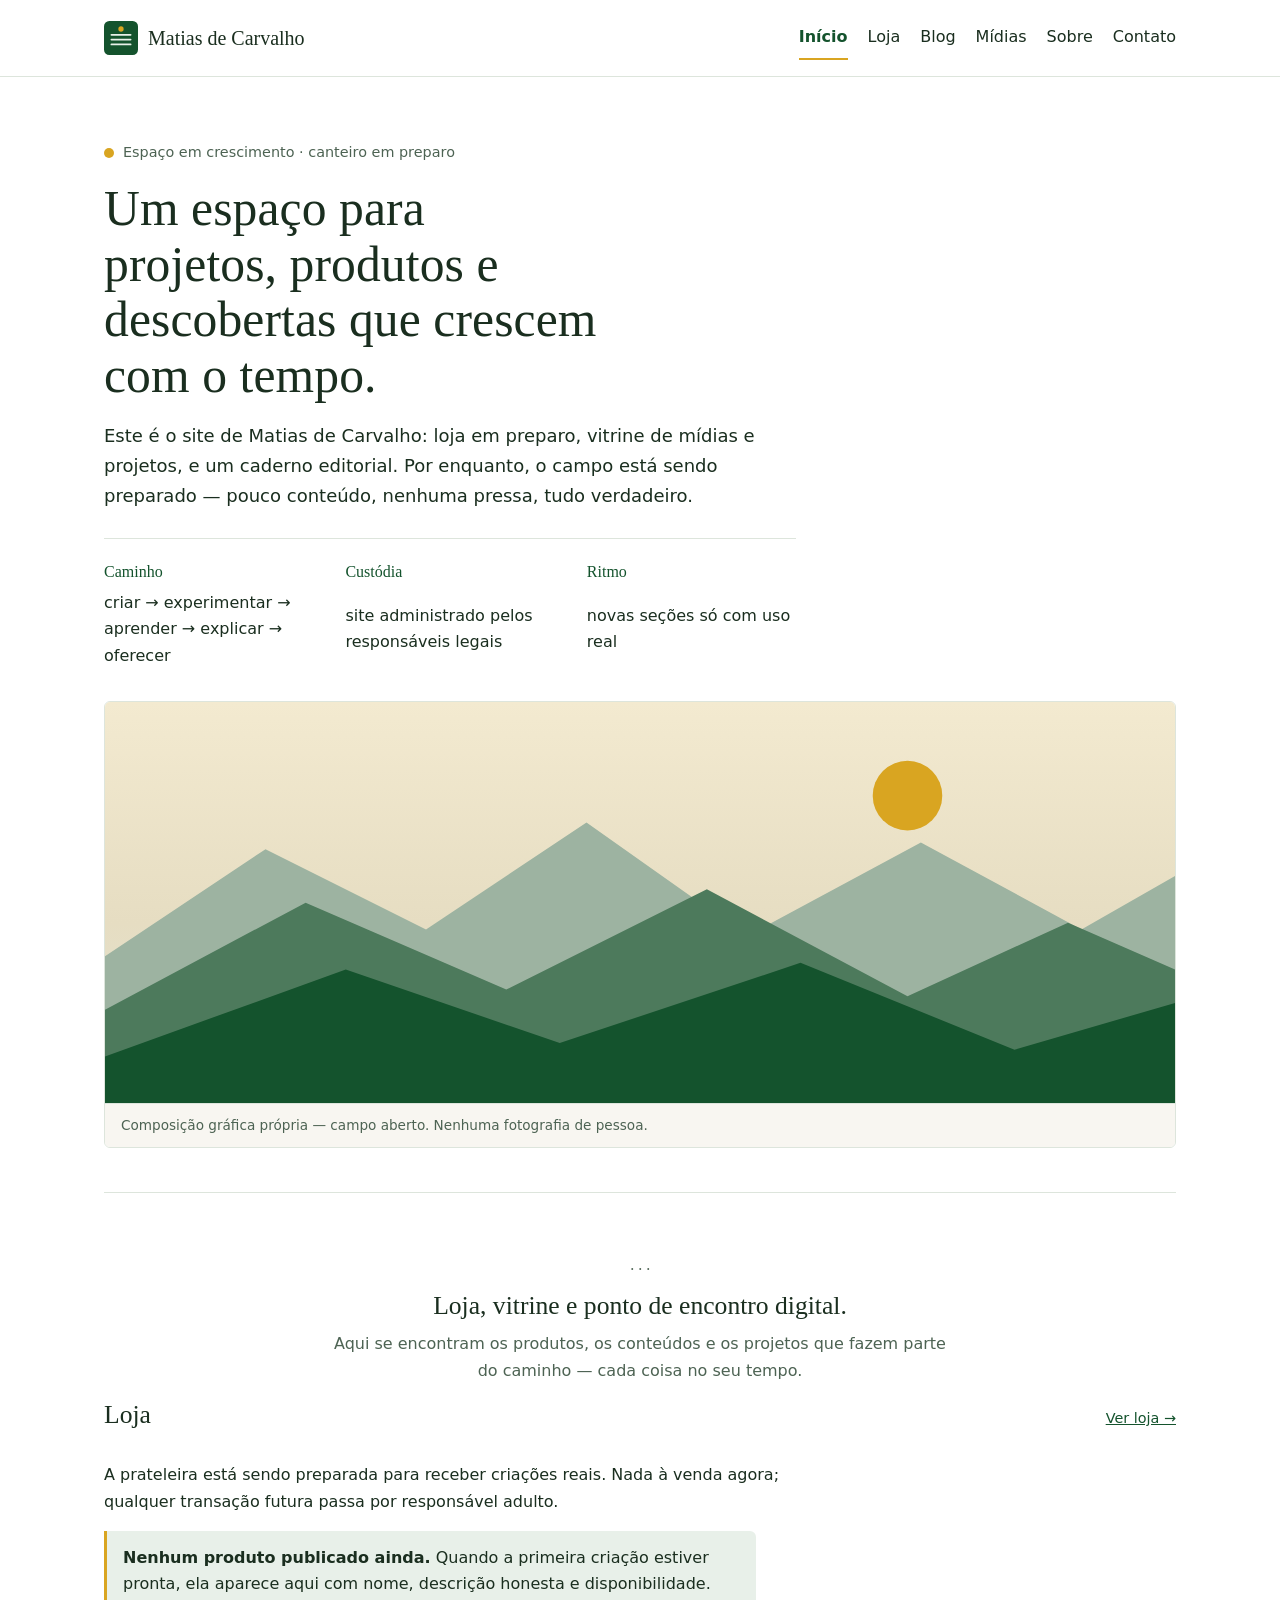
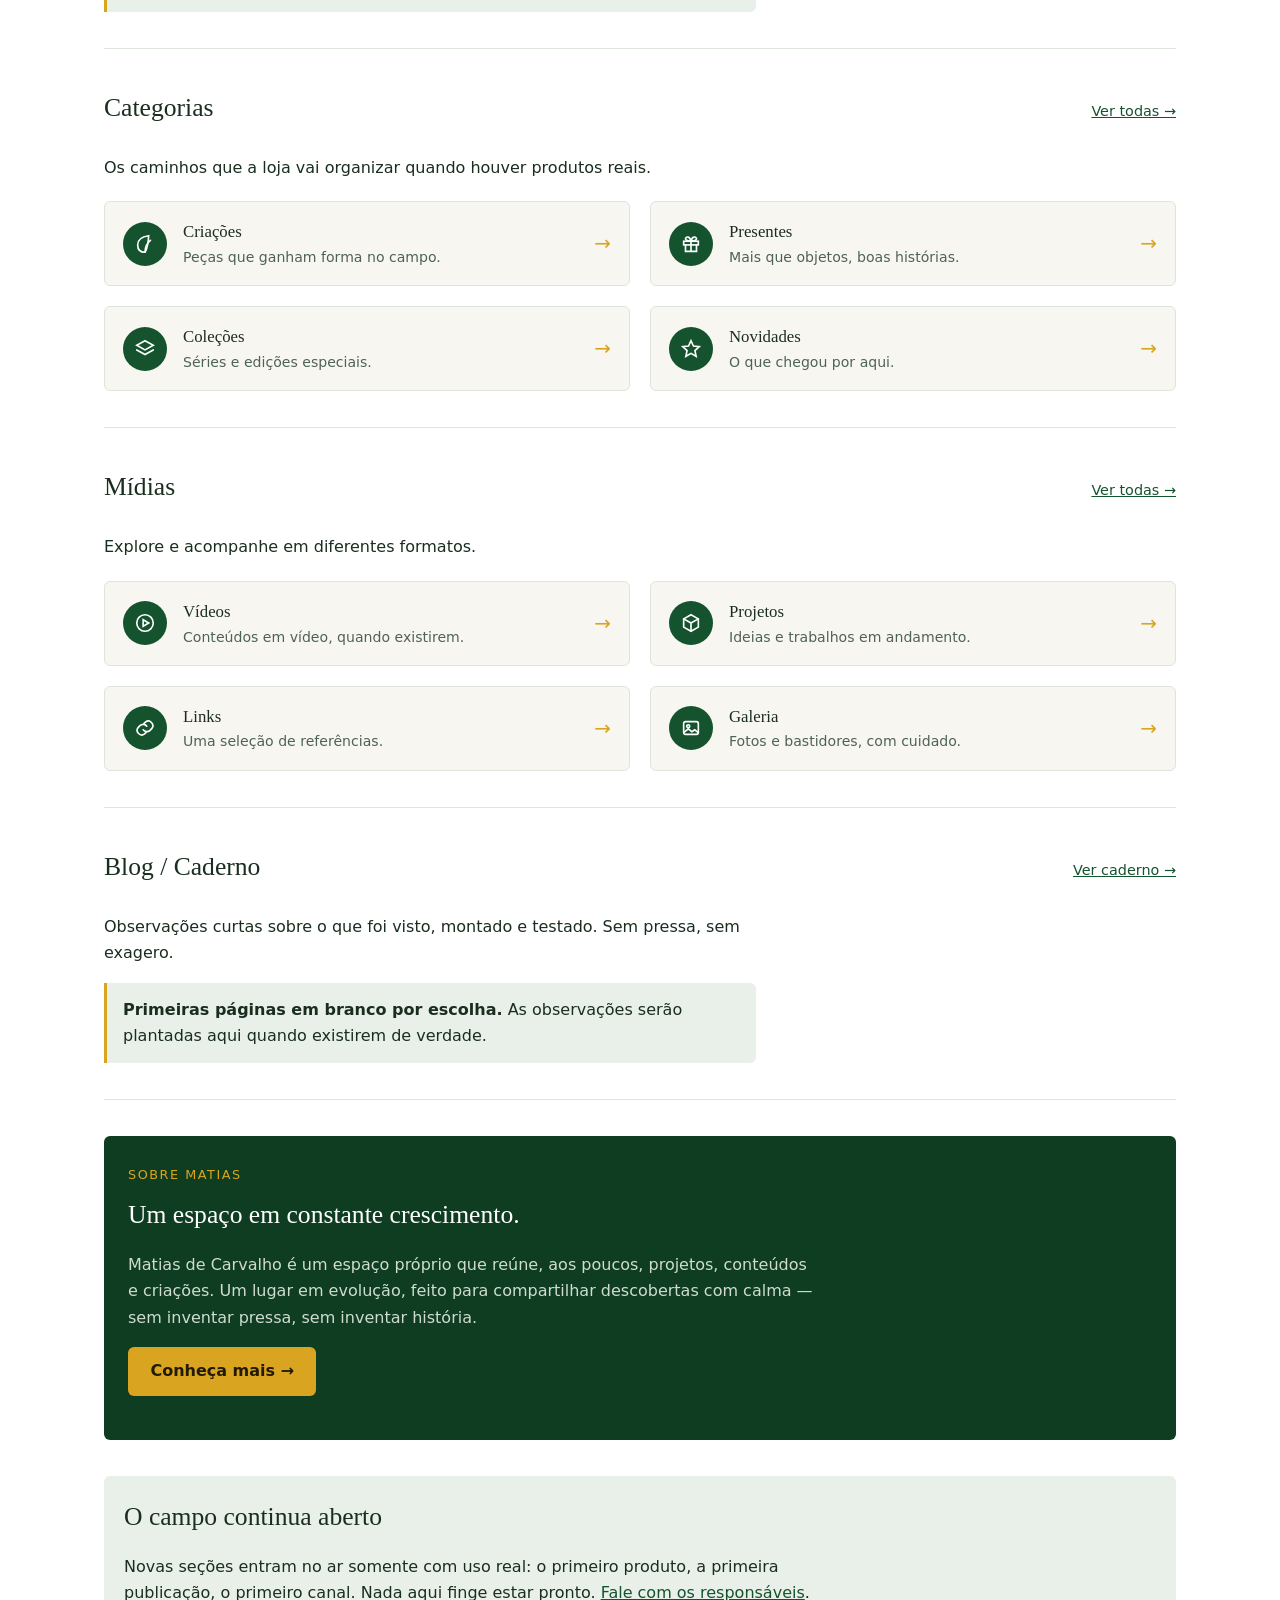
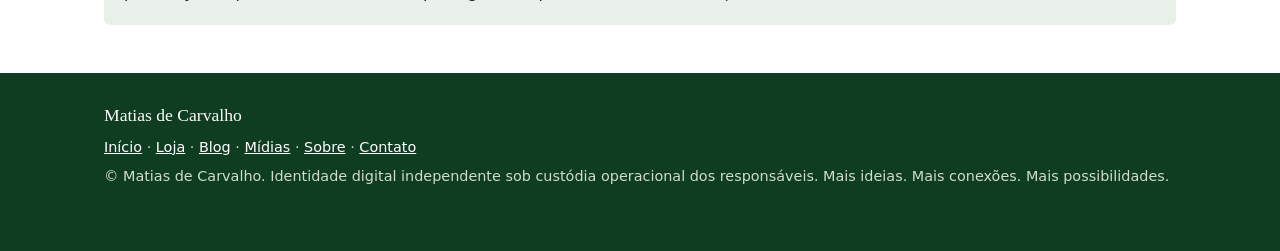
<file: index.html>
<!doctype html>
<html lang="pt-BR">
<head>
<meta charset="utf-8">
<meta name="viewport" content="width=device-width,initial-scale=1">
<title>Matias de Carvalho — um espaço para projetos, produtos e descobertas</title>
<meta name="description" content="Site de Matias de Carvalho: loja em preparo, mídias, caderno e aprendizados que crescem com o tempo. Administração dos responsáveis legais.">
<meta property="og:type" content="website">
<meta property="og:title" content="Matias de Carvalho">
<meta property="og:description" content="Um espaço para projetos, produtos e descobertas que crescem com o tempo.">
<meta name="theme-color" content="#14532d">
<link rel="icon" type="image/svg+xml" href="assets/favicon.svg">
<link rel="stylesheet" href="assets/styles.css">
</head>
<body>
<a class="skip" href="#conteudo">Pular para o conteúdo</a>

<header class="topo">
<div class="topo-inner">
<a class="marca" href="./" aria-label="Matias de Carvalho — início">
<svg class="marca-selo" width="34" height="34" viewBox="0 0 64 64" aria-hidden="true"><rect width="64" height="64" rx="10" fill="#14532d"/><g stroke="#e8f0e9" stroke-width="3.5" stroke-linecap="round"><line x1="14" y1="26" x2="50" y2="26"/><line x1="14" y1="35" x2="50" y2="35"/><line x1="14" y1="44" x2="50" y2="44"/></g><circle cx="32" cy="15" r="5" fill="#d9a521"/></svg>
<span class="marca-nome">Matias de Carvalho</span>
</a>
<nav aria-label="Principal">
<a href="./" aria-current="page">Início</a>
<a href="loja/">Loja</a>
<a href="blog/">Blog</a>
<a href="midias/">Mídias</a>
<a href="sobre/">Sobre</a>
<a href="contato/">Contato</a>
</nav>
</div>
</header>

<main id="conteudo">

<section class="hero" aria-labelledby="t-inicio">
<p class="hero-estado"><span class="semente" aria-hidden="true"></span>Espaço em crescimento · canteiro em preparo</p>
<h1 id="t-inicio">Um espaço para projetos, produtos e descobertas que crescem com o tempo.</h1>
<p class="lead">Este é o site de Matias de Carvalho: loja em preparo, vitrine de mídias e projetos, e um caderno editorial. Por enquanto, o campo está sendo preparado — pouco conteúdo, nenhuma pressa, tudo verdadeiro.</p>
<dl class="hero-fatos">
<div><dt>Caminho</dt><dd>criar → experimentar → aprender → explicar → oferecer</dd></div>
<div><dt>Custódia</dt><dd>site administrado pelos responsáveis legais</dd></div>
<div><dt>Ritmo</dt><dd>novas seções só com uso real</dd></div>
</dl>
<figure class="panorama">
<svg viewBox="0 0 800 300" role="img" aria-label="Composição abstrata de montanhas em camadas verdes sob um sol dourado">
<defs>
<linearGradient id="ceu" x1="0" y1="0" x2="0" y2="1">
<stop offset="0" stop-color="#f3ead0"/><stop offset=".55" stop-color="#e6ddc2"/><stop offset="1" stop-color="#dfe4d5"/>
</linearGradient>
</defs>
<rect width="800" height="300" fill="url(#ceu)"/>
<circle cx="600" cy="70" r="26" fill="#d9a521"/>
<path d="M0 190 L120 110 L240 170 L360 90 L480 175 L610 105 L730 170 L800 130 L800 300 L0 300 Z" fill="#9db3a1"/>
<path d="M0 230 L150 150 L300 215 L450 140 L600 220 L720 165 L800 200 L800 300 L0 300 Z" fill="#4d7a5c"/>
<path d="M0 265 L180 200 L340 255 L520 195 L680 260 L800 225 L800 300 L0 300 Z" fill="#14532d"/>
</svg>
<figcaption>Composição gráfica própria — campo aberto. Nenhuma fotografia de pessoa.</figcaption>
</figure>
</section>

<hr>

<div class="faixa">
<p class="sec-num" aria-hidden="true">· · ·</p>
<h2>Loja, vitrine e ponto de encontro digital.</h2>
<p>Aqui se encontram os produtos, os conteúdos e os projetos que fazem parte do caminho — cada coisa no seu tempo.</p>
</div>

<section aria-labelledby="t-loja">
<div class="sec-cab">
<h2 id="t-loja">Loja</h2>
<a class="ver-todas" href="loja/">Ver loja →</a>
</div>
<p>A prateleira está sendo preparada para receber criações reais. Nada à venda agora; qualquer transação futura passa por responsável adulto.</p>
<p class="vazio"><strong>Nenhum produto publicado ainda.</strong> Quando a primeira criação estiver pronta, ela aparece aqui com nome, descrição honesta e disponibilidade.</p>
</section>

<hr>

<section aria-labelledby="t-categorias">
<div class="sec-cab">
<h2 id="t-categorias">Categorias</h2>
<a class="ver-todas" href="loja/">Ver todas →</a>
</div>
<p>Os caminhos que a loja vai organizar quando houver produtos reais.</p>
<div class="grade">
<a class="bloco-cat" href="loja/#categorias">
<span class="bloco-icone" aria-hidden="true"><svg width="22" height="22" viewBox="0 0 24 24" fill="none" stroke="currentColor" stroke-width="1.8" stroke-linecap="round"><path d="M12 21c-5 0-8-3-8-8 0-6 5-9 12-10-.5 8-1 14-4 18z"/><path d="M12 21c0-6 2-10 6-13"/></svg></span>
<span><span class="bloco-nome">Criações</span><span class="bloco-desc">Peças que ganham forma no campo.</span></span>
<span class="bloco-seta" aria-hidden="true">→</span>
</a>
<a class="bloco-cat" href="loja/#categorias">
<span class="bloco-icone" aria-hidden="true"><svg width="22" height="22" viewBox="0 0 24 24" fill="none" stroke="currentColor" stroke-width="1.8" stroke-linecap="round"><rect x="4" y="9" width="16" height="4"/><path d="M6 13v7h12v-7M12 9v11M12 9S8 9 6.5 7.5 7 4 9 4.5 12 9 12 9zM12 9s4 0 5.5-1.5S17 4 15 4.5 12 9 12 9z"/></svg></span>
<span><span class="bloco-nome">Presentes</span><span class="bloco-desc">Mais que objetos, boas histórias.</span></span>
<span class="bloco-seta" aria-hidden="true">→</span>
</a>
<a class="bloco-cat" href="loja/#categorias">
<span class="bloco-icone" aria-hidden="true"><svg width="22" height="22" viewBox="0 0 24 24" fill="none" stroke="currentColor" stroke-width="1.8" stroke-linecap="round"><path d="M12 3l9 5-9 5-9-5 9-5z"/><path d="M3 13l9 5 9-5"/></svg></span>
<span><span class="bloco-nome">Coleções</span><span class="bloco-desc">Séries e edições especiais.</span></span>
<span class="bloco-seta" aria-hidden="true">→</span>
</a>
<a class="bloco-cat" href="loja/#categorias">
<span class="bloco-icone" aria-hidden="true"><svg width="22" height="22" viewBox="0 0 24 24" fill="none" stroke="currentColor" stroke-width="1.8" stroke-linecap="round"><path d="M12 3l2.7 5.8 6.3.7-4.7 4.3 1.3 6.2-5.6-3.2-5.6 3.2 1.3-6.2L3 9.5l6.3-.7z"/></svg></span>
<span><span class="bloco-nome">Novidades</span><span class="bloco-desc">O que chegou por aqui.</span></span>
<span class="bloco-seta" aria-hidden="true">→</span>
</a>
</div>
</section>

<hr>

<section aria-labelledby="t-midias">
<div class="sec-cab">
<h2 id="t-midias">Mídias</h2>
<a class="ver-todas" href="midias/">Ver todas →</a>
</div>
<p>Explore e acompanhe em diferentes formatos.</p>
<div class="grade">
<a class="bloco-cat" href="midias/#videos">
<span class="bloco-icone" aria-hidden="true"><svg width="22" height="22" viewBox="0 0 24 24" fill="none" stroke="currentColor" stroke-width="1.8" stroke-linecap="round"><circle cx="12" cy="12" r="9"/><path d="M10 8.5l6 3.5-6 3.5z"/></svg></span>
<span><span class="bloco-nome">Vídeos</span><span class="bloco-desc">Conteúdos em vídeo, quando existirem.</span></span>
<span class="bloco-seta" aria-hidden="true">→</span>
</a>
<a class="bloco-cat" href="midias/#projetos">
<span class="bloco-icone" aria-hidden="true"><svg width="22" height="22" viewBox="0 0 24 24" fill="none" stroke="currentColor" stroke-width="1.8" stroke-linecap="round"><path d="M12 3l8 4.5v9L12 21l-8-4.5v-9z"/><path d="M12 12l8-4.5M12 12L4 7.5M12 12v9"/></svg></span>
<span><span class="bloco-nome">Projetos</span><span class="bloco-desc">Ideias e trabalhos em andamento.</span></span>
<span class="bloco-seta" aria-hidden="true">→</span>
</a>
<a class="bloco-cat" href="midias/#links">
<span class="bloco-icone" aria-hidden="true"><svg width="22" height="22" viewBox="0 0 24 24" fill="none" stroke="currentColor" stroke-width="1.8" stroke-linecap="round"><path d="M10 14a5 5 0 007.5.5l2-2a5 5 0 00-7-7l-1.5 1.5M14 10a5 5 0 00-7.5-.5l-2 2a5 5 0 007 7l1.5-1.5"/></svg></span>
<span><span class="bloco-nome">Links</span><span class="bloco-desc">Uma seleção de referências.</span></span>
<span class="bloco-seta" aria-hidden="true">→</span>
</a>
<a class="bloco-cat" href="midias/#galeria">
<span class="bloco-icone" aria-hidden="true"><svg width="22" height="22" viewBox="0 0 24 24" fill="none" stroke="currentColor" stroke-width="1.8" stroke-linecap="round"><rect x="4" y="5" width="16" height="14" rx="2"/><circle cx="9" cy="10" r="1.6"/><path d="M4 17l5-4 4 3 3-2 4 3"/></svg></span>
<span><span class="bloco-nome">Galeria</span><span class="bloco-desc">Fotos e bastidores, com cuidado.</span></span>
<span class="bloco-seta" aria-hidden="true">→</span>
</a>
</div>
</section>

<hr>

<section aria-labelledby="t-blog">
<div class="sec-cab">
<h2 id="t-blog">Blog / Caderno</h2>
<a class="ver-todas" href="blog/">Ver caderno →</a>
</div>
<p>Observações curtas sobre o que foi visto, montado e testado. Sem pressa, sem exagero.</p>
<p class="vazio"><strong>Primeiras páginas em branco por escolha.</strong> As observações serão plantadas aqui quando existirem de verdade.</p>
</section>

<hr>

<section class="institucional" aria-labelledby="t-inst">
<p class="kicker">Sobre Matias</p>
<h2 id="t-inst">Um espaço em constante crescimento.</h2>
<p>Matias de Carvalho é um espaço próprio que reúne, aos poucos, projetos, conteúdos e criações. Um lugar em evolução, feito para compartilhar descobertas com calma — sem inventar pressa, sem inventar história.</p>
<p><a class="btn" href="sobre/">Conheça mais →</a></p>
</section>

<section class="aviso" aria-labelledby="t-cta">
<h2 id="t-cta">O campo continua aberto</h2>
<p>Novas seções entram no ar somente com uso real: o primeiro produto, a primeira publicação, o primeiro canal. Nada aqui finge estar pronto. <a href="contato/">Fale com os responsáveis</a>.</p>
</section>

</main>

<footer class="rodape-verde">
<div class="rodape-inner">
<p class="rodape-marca">Matias de Carvalho</p>
<p><a href="./">Início</a> · <a href="loja/">Loja</a> · <a href="blog/">Blog</a> · <a href="midias/">Mídias</a> · <a href="sobre/">Sobre</a> · <a href="contato/">Contato</a></p>
<p>© Matias de Carvalho. Identidade digital independente sob custódia operacional dos responsáveis. Mais ideias. Mais conexões. Mais possibilidades.</p>
</div>
</footer>
</body>
</html>
</file>
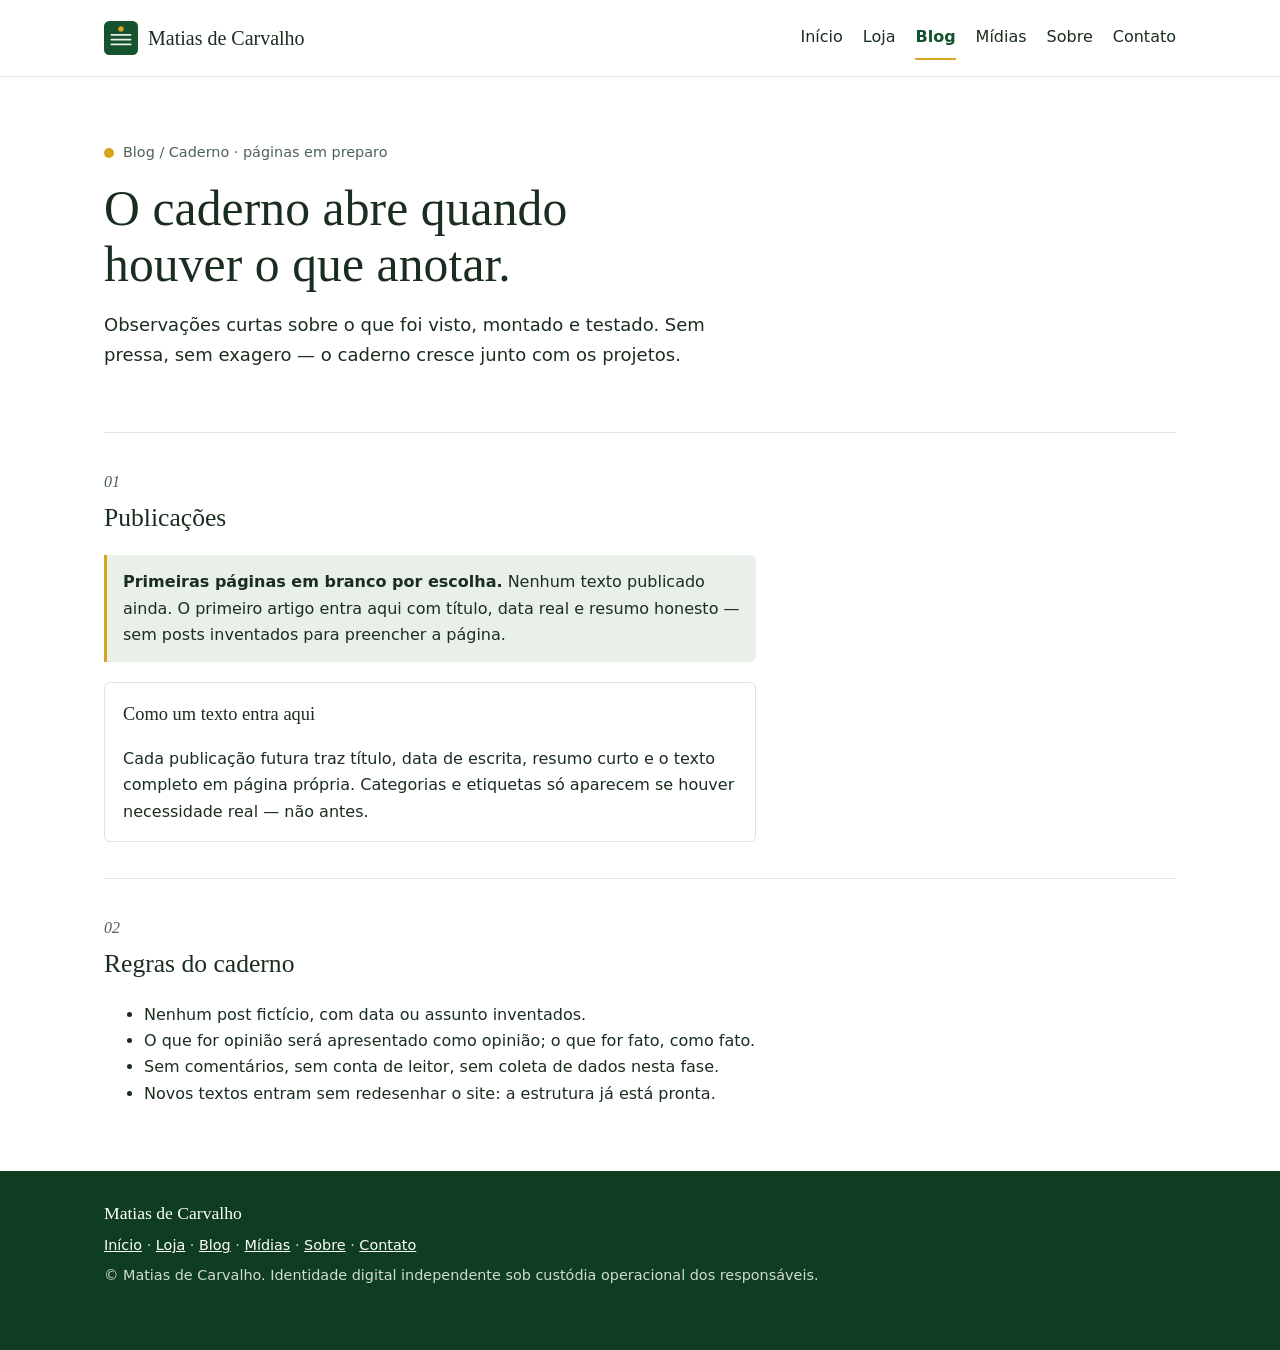
<file: blog/index.html>
<!doctype html>
<html lang="pt-BR">
<head>
<meta charset="utf-8">
<meta name="viewport" content="width=device-width,initial-scale=1">
<title>Blog / Caderno — Matias de Carvalho</title>
<meta name="description" content="Caderno de Matias de Carvalho: observações curtas sobre o que foi visto, montado e testado. Primeiras páginas em branco por escolha.">
<meta property="og:type" content="website">
<meta property="og:title" content="Blog / Caderno — Matias de Carvalho">
<meta property="og:description" content="Observações curtas que crescem junto com os projetos. Nada publicado ainda.">
<meta name="theme-color" content="#14532d">
<link rel="icon" type="image/svg+xml" href="../assets/favicon.svg">
<link rel="stylesheet" href="../assets/styles.css">
</head>
<body>
<a class="skip" href="#conteudo">Pular para o conteúdo</a>

<header class="topo">
<div class="topo-inner">
<a class="marca" href="../" aria-label="Matias de Carvalho — início">
<svg class="marca-selo" width="34" height="34" viewBox="0 0 64 64" aria-hidden="true"><rect width="64" height="64" rx="10" fill="#14532d"/><g stroke="#e8f0e9" stroke-width="3.5" stroke-linecap="round"><line x1="14" y1="26" x2="50" y2="26"/><line x1="14" y1="35" x2="50" y2="35"/><line x1="14" y1="44" x2="50" y2="44"/></g><circle cx="32" cy="15" r="5" fill="#d9a521"/></svg>
<span class="marca-nome">Matias de Carvalho</span>
</a>
<nav aria-label="Principal">
<a href="../">Início</a>
<a href="../loja/">Loja</a>
<a href="./" aria-current="page">Blog</a>
<a href="../midias/">Mídias</a>
<a href="../sobre/">Sobre</a>
<a href="../contato/">Contato</a>
</nav>
</div>
</header>

<main id="conteudo">

<section class="hero" aria-labelledby="t-blog">
<p class="hero-estado"><span class="semente" aria-hidden="true"></span>Blog / Caderno · páginas em preparo</p>
<h1 id="t-blog">O caderno abre quando houver o que anotar.</h1>
<p class="lead">Observações curtas sobre o que foi visto, montado e testado. Sem pressa, sem exagero — o caderno cresce junto com os projetos.</p>
</section>

<hr>

<section aria-labelledby="t-publicacoes">
<p class="sec-num" aria-hidden="true">01</p>
<h2 id="t-publicacoes">Publicações</h2>
<p class="vazio"><strong>Primeiras páginas em branco por escolha.</strong> Nenhum texto publicado ainda. O primeiro artigo entra aqui com título, data real e resumo honesto — sem posts inventados para preencher a página.</p>
<aside class="nota" aria-label="Como um texto entra no caderno">
<h3>Como um texto entra aqui</h3>
<p>Cada publicação futura traz título, data de escrita, resumo curto e o texto completo em página própria. Categorias e etiquetas só aparecem se houver necessidade real — não antes.</p>
</aside>
</section>

<hr>

<section aria-labelledby="t-regras">
<p class="sec-num" aria-hidden="true">02</p>
<h2 id="t-regras">Regras do caderno</h2>
<ul class="conteudo">
<li>Nenhum post fictício, com data ou assunto inventados.</li>
<li>O que for opinião será apresentado como opinião; o que for fato, como fato.</li>
<li>Sem comentários, sem conta de leitor, sem coleta de dados nesta fase.</li>
<li>Novos textos entram sem redesenhar o site: a estrutura já está pronta.</li>
</ul>
</section>

</main>

<footer class="rodape-verde">
<div class="rodape-inner">
<p class="rodape-marca">Matias de Carvalho</p>
<p><a href="../">Início</a> · <a href="../loja/">Loja</a> · <a href="./">Blog</a> · <a href="../midias/">Mídias</a> · <a href="../sobre/">Sobre</a> · <a href="../contato/">Contato</a></p>
<p>© Matias de Carvalho. Identidade digital independente sob custódia operacional dos responsáveis.</p>
</div>
</footer>
</body>
</html>
</file>
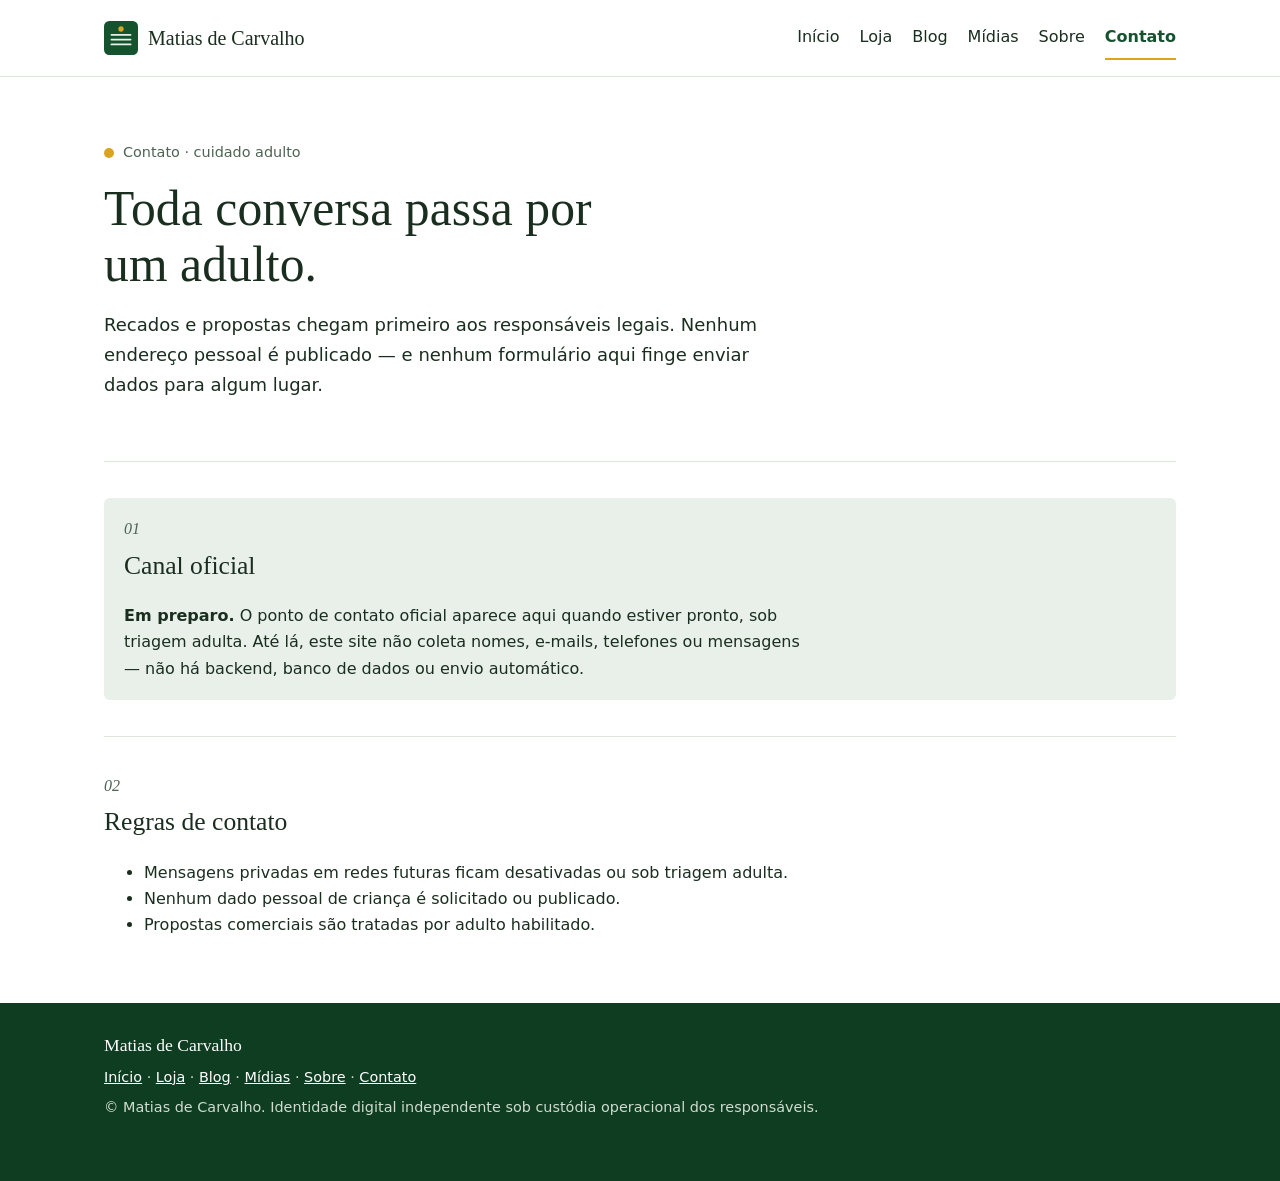
<file: contato/index.html>
<!doctype html>
<html lang="pt-BR">
<head>
<meta charset="utf-8">
<meta name="viewport" content="width=device-width,initial-scale=1">
<title>Contato — Matias de Carvalho</title>
<meta name="description" content="Contato de Matias de Carvalho: recados e propostas passam pelos responsáveis legais. Canal oficial em preparo, sem formulário automático.">
<meta property="og:type" content="website">
<meta property="og:title" content="Contato — Matias de Carvalho">
<meta property="og:description" content="Recados e propostas passam pelos responsáveis legais. Canal oficial em preparo.">
<meta name="theme-color" content="#14532d">
<link rel="icon" type="image/svg+xml" href="../assets/favicon.svg">
<link rel="stylesheet" href="../assets/styles.css">
</head>
<body>
<a class="skip" href="#conteudo">Pular para o conteúdo</a>

<header class="topo">
<div class="topo-inner">
<a class="marca" href="../" aria-label="Matias de Carvalho — início">
<svg class="marca-selo" width="34" height="34" viewBox="0 0 64 64" aria-hidden="true"><rect width="64" height="64" rx="10" fill="#14532d"/><g stroke="#e8f0e9" stroke-width="3.5" stroke-linecap="round"><line x1="14" y1="26" x2="50" y2="26"/><line x1="14" y1="35" x2="50" y2="35"/><line x1="14" y1="44" x2="50" y2="44"/></g><circle cx="32" cy="15" r="5" fill="#d9a521"/></svg>
<span class="marca-nome">Matias de Carvalho</span>
</a>
<nav aria-label="Principal">
<a href="../">Início</a>
<a href="../loja/">Loja</a>
<a href="../blog/">Blog</a>
<a href="../midias/">Mídias</a>
<a href="../sobre/">Sobre</a>
<a href="./" aria-current="page">Contato</a>
</nav>
</div>
</header>

<main id="conteudo">

<section class="hero" aria-labelledby="t-contato">
<p class="hero-estado"><span class="semente" aria-hidden="true"></span>Contato · cuidado adulto</p>
<h1 id="t-contato">Toda conversa passa por um adulto.</h1>
<p class="lead">Recados e propostas chegam primeiro aos responsáveis legais. Nenhum endereço pessoal é publicado — e nenhum formulário aqui finge enviar dados para algum lugar.</p>
</section>

<hr>

<section class="aviso" aria-labelledby="t-canal">
<p class="sec-num" aria-hidden="true">01</p>
<h2 id="t-canal">Canal oficial</h2>
<p><strong>Em preparo.</strong> O ponto de contato oficial aparece aqui quando estiver pronto, sob triagem adulta. Até lá, este site não coleta nomes, e-mails, telefones ou mensagens — não há backend, banco de dados ou envio automático.</p>
</section>

<hr>

<section aria-labelledby="t-regras">
<p class="sec-num" aria-hidden="true">02</p>
<h2 id="t-regras">Regras de contato</h2>
<ul class="conteudo">
<li>Mensagens privadas em redes futuras ficam desativadas ou sob triagem adulta.</li>
<li>Nenhum dado pessoal de criança é solicitado ou publicado.</li>
<li>Propostas comerciais são tratadas por adulto habilitado.</li>
</ul>
</section>

</main>

<footer class="rodape-verde">
<div class="rodape-inner">
<p class="rodape-marca">Matias de Carvalho</p>
<p><a href="../">Início</a> · <a href="../loja/">Loja</a> · <a href="../blog/">Blog</a> · <a href="../midias/">Mídias</a> · <a href="../sobre/">Sobre</a> · <a href="./">Contato</a></p>
<p>© Matias de Carvalho. Identidade digital independente sob custódia operacional dos responsáveis.</p>
</div>
</footer>
</body>
</html>
</file>
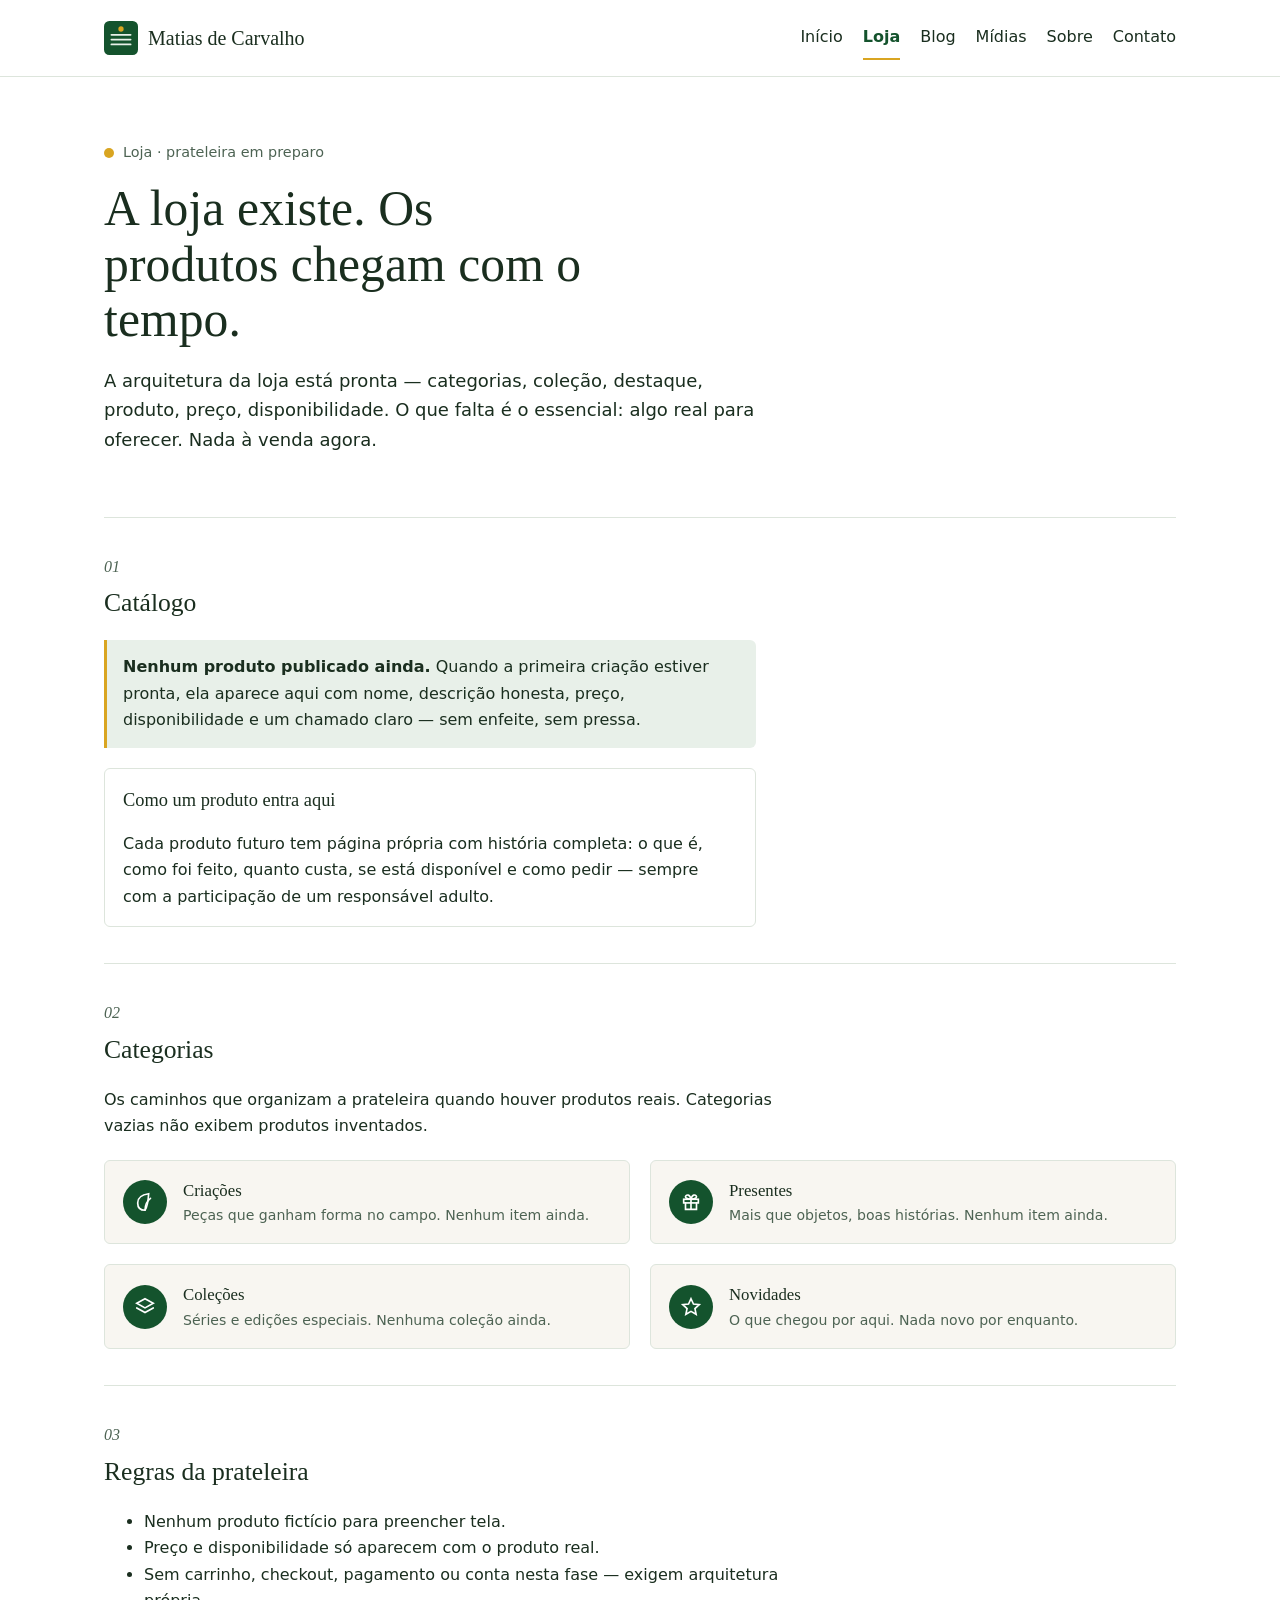
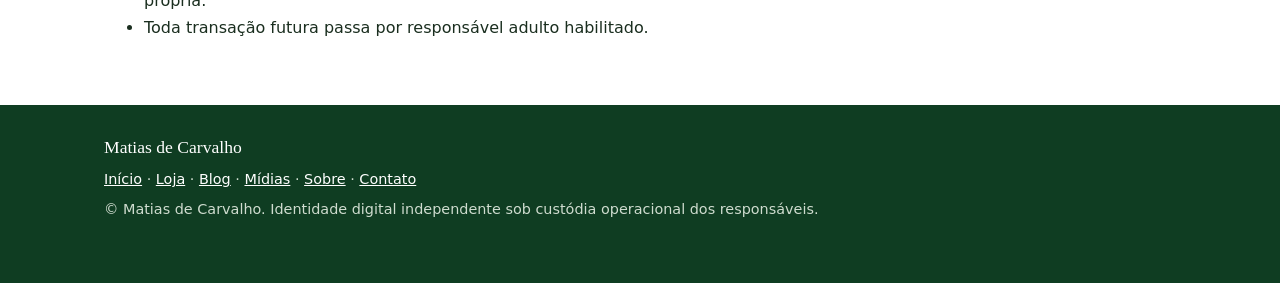
<file: loja/index.html>
<!doctype html>
<html lang="pt-BR">
<head>
<meta charset="utf-8">
<meta name="viewport" content="width=device-width,initial-scale=1">
<title>Loja — Matias de Carvalho</title>
<meta name="description" content="Loja de Matias de Carvalho em preparo: categorias, coleções e a estrutura pronta para receber criações reais. Nada à venda agora.">
<meta property="og:type" content="website">
<meta property="og:title" content="Loja — Matias de Carvalho">
<meta property="og:description" content="A prateleira está sendo preparada para receber criações reais. Nada à venda agora.">
<meta name="theme-color" content="#14532d">
<link rel="icon" type="image/svg+xml" href="../assets/favicon.svg">
<link rel="stylesheet" href="../assets/styles.css">
</head>
<body>
<a class="skip" href="#conteudo">Pular para o conteúdo</a>

<header class="topo">
<div class="topo-inner">
<a class="marca" href="../" aria-label="Matias de Carvalho — início">
<svg class="marca-selo" width="34" height="34" viewBox="0 0 64 64" aria-hidden="true"><rect width="64" height="64" rx="10" fill="#14532d"/><g stroke="#e8f0e9" stroke-width="3.5" stroke-linecap="round"><line x1="14" y1="26" x2="50" y2="26"/><line x1="14" y1="35" x2="50" y2="35"/><line x1="14" y1="44" x2="50" y2="44"/></g><circle cx="32" cy="15" r="5" fill="#d9a521"/></svg>
<span class="marca-nome">Matias de Carvalho</span>
</a>
<nav aria-label="Principal">
<a href="../">Início</a>
<a href="./" aria-current="page">Loja</a>
<a href="../blog/">Blog</a>
<a href="../midias/">Mídias</a>
<a href="../sobre/">Sobre</a>
<a href="../contato/">Contato</a>
</nav>
</div>
</header>

<main id="conteudo">

<section class="hero" aria-labelledby="t-loja">
<p class="hero-estado"><span class="semente" aria-hidden="true"></span>Loja · prateleira em preparo</p>
<h1 id="t-loja">A loja existe. Os produtos chegam com o tempo.</h1>
<p class="lead">A arquitetura da loja está pronta — categorias, coleção, destaque, produto, preço, disponibilidade. O que falta é o essencial: algo real para oferecer. Nada à venda agora.</p>
</section>

<hr>

<section aria-labelledby="t-catalogo">
<p class="sec-num" aria-hidden="true">01</p>
<h2 id="t-catalogo">Catálogo</h2>
<p class="vazio"><strong>Nenhum produto publicado ainda.</strong> Quando a primeira criação estiver pronta, ela aparece aqui com nome, descrição honesta, preço, disponibilidade e um chamado claro — sem enfeite, sem pressa.</p>
<aside class="nota" aria-label="Como um produto entra na loja">
<h3>Como um produto entra aqui</h3>
<p>Cada produto futuro tem página própria com história completa: o que é, como foi feito, quanto custa, se está disponível e como pedir — sempre com a participação de um responsável adulto.</p>
</aside>
</section>

<hr>

<section id="categorias" aria-labelledby="t-categorias">
<p class="sec-num" aria-hidden="true">02</p>
<h2 id="t-categorias">Categorias</h2>
<p>Os caminhos que organizam a prateleira quando houver produtos reais. Categorias vazias não exibem produtos inventados.</p>
<div class="grade">
<div class="bloco-cat">
<span class="bloco-icone" aria-hidden="true"><svg width="22" height="22" viewBox="0 0 24 24" fill="none" stroke="currentColor" stroke-width="1.8" stroke-linecap="round"><path d="M12 21c-5 0-8-3-8-8 0-6 5-9 12-10-.5 8-1 14-4 18z"/><path d="M12 21c0-6 2-10 6-13"/></svg></span>
<span><span class="bloco-nome">Criações</span><span class="bloco-desc">Peças que ganham forma no campo. Nenhum item ainda.</span></span>
</div>
<div class="bloco-cat">
<span class="bloco-icone" aria-hidden="true"><svg width="22" height="22" viewBox="0 0 24 24" fill="none" stroke="currentColor" stroke-width="1.8" stroke-linecap="round"><rect x="4" y="9" width="16" height="4"/><path d="M6 13v7h12v-7M12 9v11M12 9S8 9 6.5 7.5 7 4 9 4.5 12 9 12 9zM12 9s4 0 5.5-1.5S17 4 15 4.5 12 9 12 9z"/></svg></span>
<span><span class="bloco-nome">Presentes</span><span class="bloco-desc">Mais que objetos, boas histórias. Nenhum item ainda.</span></span>
</div>
<div class="bloco-cat">
<span class="bloco-icone" aria-hidden="true"><svg width="22" height="22" viewBox="0 0 24 24" fill="none" stroke="currentColor" stroke-width="1.8" stroke-linecap="round"><path d="M12 3l9 5-9 5-9-5 9-5z"/><path d="M3 13l9 5 9-5"/></svg></span>
<span><span class="bloco-nome">Coleções</span><span class="bloco-desc">Séries e edições especiais. Nenhuma coleção ainda.</span></span>
</div>
<div class="bloco-cat">
<span class="bloco-icone" aria-hidden="true"><svg width="22" height="22" viewBox="0 0 24 24" fill="none" stroke="currentColor" stroke-width="1.8" stroke-linecap="round"><path d="M12 3l2.7 5.8 6.3.7-4.7 4.3 1.3 6.2-5.6-3.2-5.6 3.2 1.3-6.2L3 9.5l6.3-.7z"/></svg></span>
<span><span class="bloco-nome">Novidades</span><span class="bloco-desc">O que chegou por aqui. Nada novo por enquanto.</span></span>
</div>
</div>
</section>

<hr>

<section aria-labelledby="t-regras">
<p class="sec-num" aria-hidden="true">03</p>
<h2 id="t-regras">Regras da prateleira</h2>
<ul class="conteudo">
<li>Nenhum produto fictício para preencher tela.</li>
<li>Preço e disponibilidade só aparecem com o produto real.</li>
<li>Sem carrinho, checkout, pagamento ou conta nesta fase — exigem arquitetura própria.</li>
<li>Toda transação futura passa por responsável adulto habilitado.</li>
</ul>
</section>

</main>

<footer class="rodape-verde">
<div class="rodape-inner">
<p class="rodape-marca">Matias de Carvalho</p>
<p><a href="../">Início</a> · <a href="./">Loja</a> · <a href="../blog/">Blog</a> · <a href="../midias/">Mídias</a> · <a href="../sobre/">Sobre</a> · <a href="../contato/">Contato</a></p>
<p>© Matias de Carvalho. Identidade digital independente sob custódia operacional dos responsáveis.</p>
</div>
</footer>
</body>
</html>
</file>
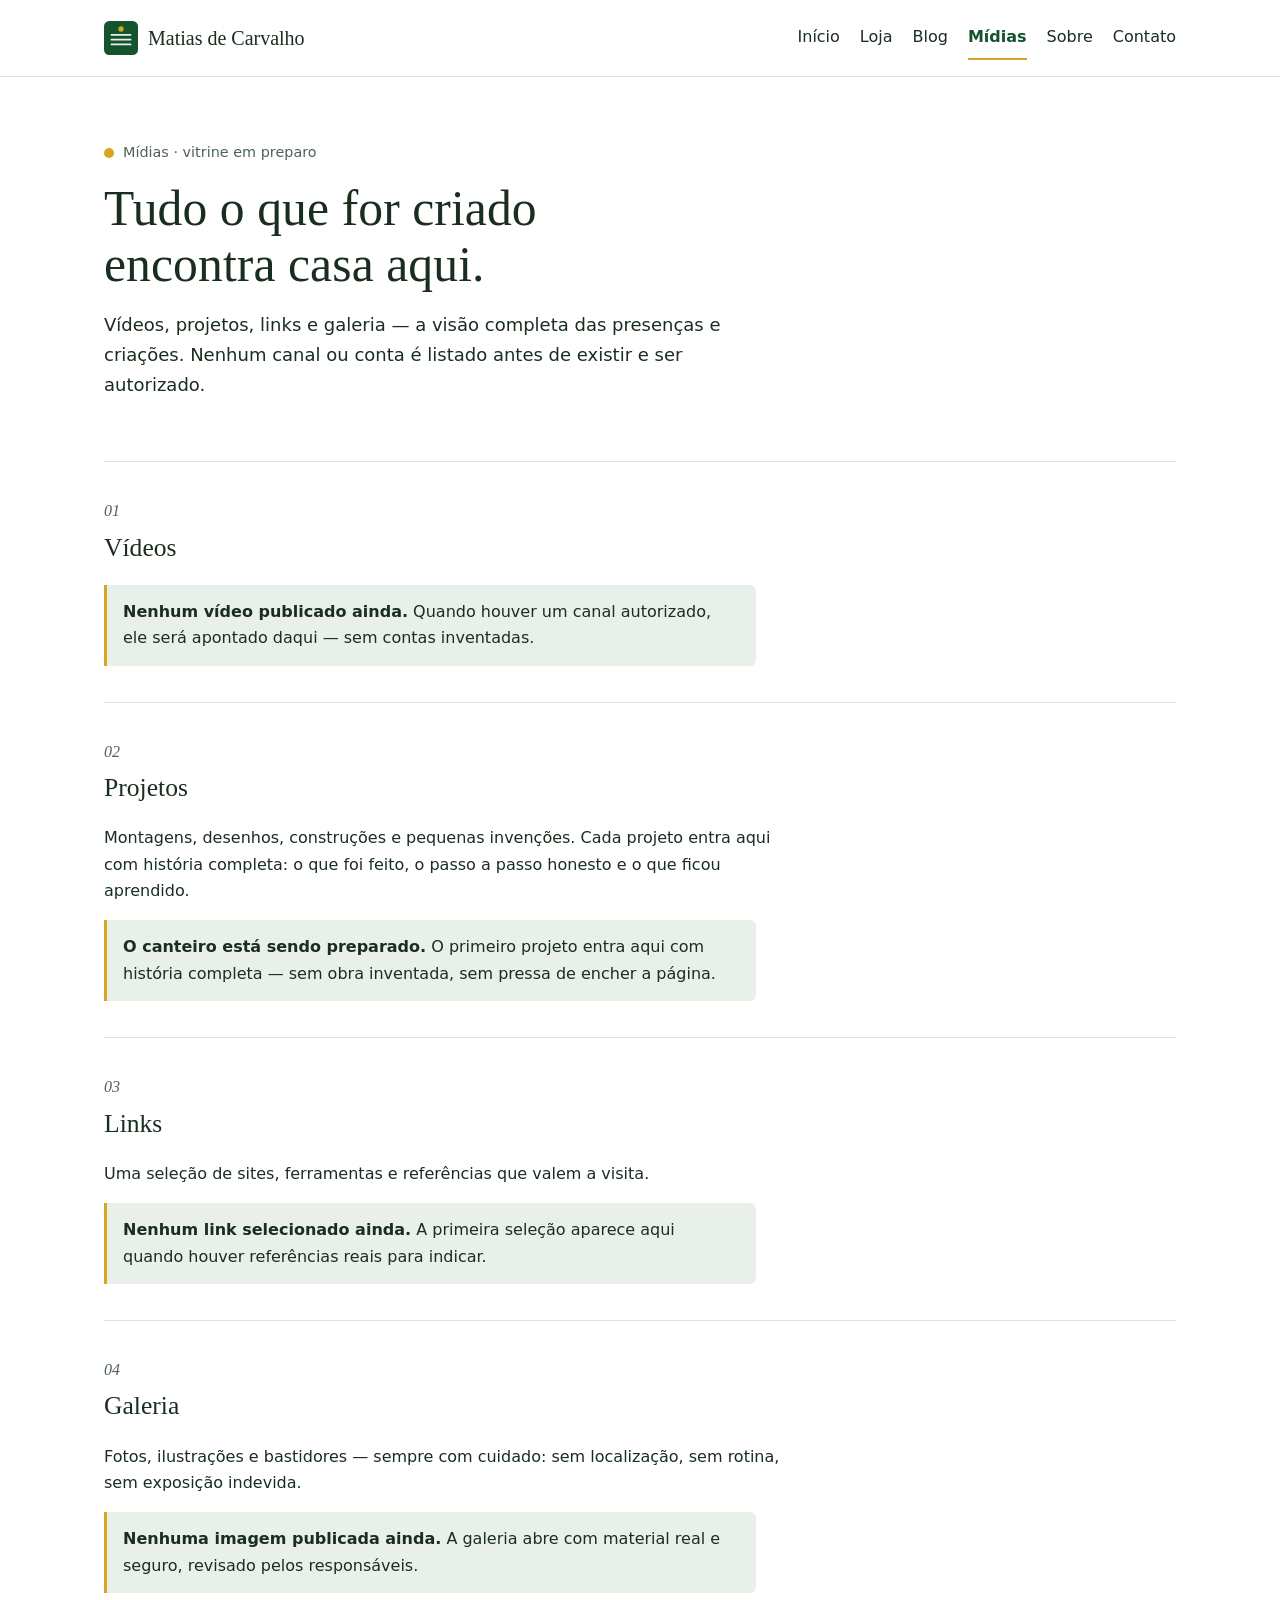
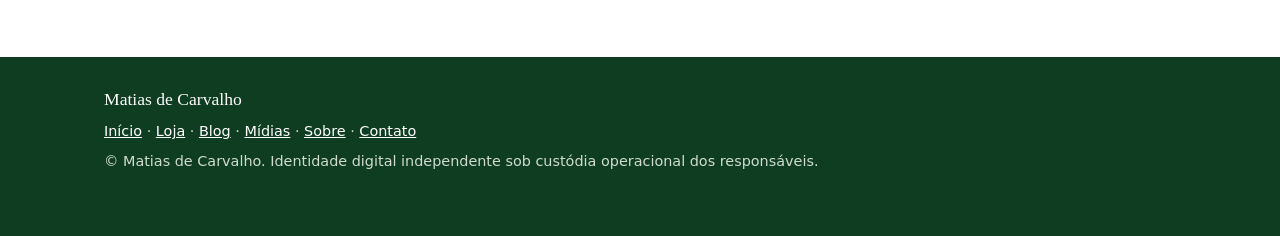
<file: midias/index.html>
<!doctype html>
<html lang="pt-BR">
<head>
<meta charset="utf-8">
<meta name="viewport" content="width=device-width,initial-scale=1">
<title>Mídias — Matias de Carvalho</title>
<meta name="description" content="Mídias de Matias de Carvalho: vídeos, projetos, links e galeria em preparo. Canais externos aparecem aqui somente quando autorizados.">
<meta property="og:type" content="website">
<meta property="og:title" content="Mídias — Matias de Carvalho">
<meta property="og:description" content="Vídeos, projetos, links e galeria — a vitrine completa em preparo.">
<meta name="theme-color" content="#14532d">
<link rel="icon" type="image/svg+xml" href="../assets/favicon.svg">
<link rel="stylesheet" href="../assets/styles.css">
</head>
<body>
<a class="skip" href="#conteudo">Pular para o conteúdo</a>

<header class="topo">
<div class="topo-inner">
<a class="marca" href="../" aria-label="Matias de Carvalho — início">
<svg class="marca-selo" width="34" height="34" viewBox="0 0 64 64" aria-hidden="true"><rect width="64" height="64" rx="10" fill="#14532d"/><g stroke="#e8f0e9" stroke-width="3.5" stroke-linecap="round"><line x1="14" y1="26" x2="50" y2="26"/><line x1="14" y1="35" x2="50" y2="35"/><line x1="14" y1="44" x2="50" y2="44"/></g><circle cx="32" cy="15" r="5" fill="#d9a521"/></svg>
<span class="marca-nome">Matias de Carvalho</span>
</a>
<nav aria-label="Principal">
<a href="../">Início</a>
<a href="../loja/">Loja</a>
<a href="../blog/">Blog</a>
<a href="./" aria-current="page">Mídias</a>
<a href="../sobre/">Sobre</a>
<a href="../contato/">Contato</a>
</nav>
</div>
</header>

<main id="conteudo">

<section class="hero" aria-labelledby="t-midias">
<p class="hero-estado"><span class="semente" aria-hidden="true"></span>Mídias · vitrine em preparo</p>
<h1 id="t-midias">Tudo o que for criado encontra casa aqui.</h1>
<p class="lead">Vídeos, projetos, links e galeria — a visão completa das presenças e criações. Nenhum canal ou conta é listado antes de existir e ser autorizado.</p>
</section>

<hr>

<section id="videos" aria-labelledby="t-videos">
<p class="sec-num" aria-hidden="true">01</p>
<h2 id="t-videos">Vídeos</h2>
<p class="vazio"><strong>Nenhum vídeo publicado ainda.</strong> Quando houver um canal autorizado, ele será apontado daqui — sem contas inventadas.</p>
</section>

<hr>

<section id="projetos" aria-labelledby="t-projetos">
<p class="sec-num" aria-hidden="true">02</p>
<h2 id="t-projetos">Projetos</h2>
<p>Montagens, desenhos, construções e pequenas invenções. Cada projeto entra aqui com história completa: o que foi feito, o passo a passo honesto e o que ficou aprendido.</p>
<p class="vazio"><strong>O canteiro está sendo preparado.</strong> O primeiro projeto entra aqui com história completa — sem obra inventada, sem pressa de encher a página.</p>
</section>

<hr>

<section id="links" aria-labelledby="t-links">
<p class="sec-num" aria-hidden="true">03</p>
<h2 id="t-links">Links</h2>
<p>Uma seleção de sites, ferramentas e referências que valem a visita.</p>
<p class="vazio"><strong>Nenhum link selecionado ainda.</strong> A primeira seleção aparece aqui quando houver referências reais para indicar.</p>
</section>

<hr>

<section id="galeria" aria-labelledby="t-galeria">
<p class="sec-num" aria-hidden="true">04</p>
<h2 id="t-galeria">Galeria</h2>
<p>Fotos, ilustrações e bastidores — sempre com cuidado: sem localização, sem rotina, sem exposição indevida.</p>
<p class="vazio"><strong>Nenhuma imagem publicada ainda.</strong> A galeria abre com material real e seguro, revisado pelos responsáveis.</p>
</section>

</main>

<footer class="rodape-verde">
<div class="rodape-inner">
<p class="rodape-marca">Matias de Carvalho</p>
<p><a href="../">Início</a> · <a href="../loja/">Loja</a> · <a href="../blog/">Blog</a> · <a href="./">Mídias</a> · <a href="../sobre/">Sobre</a> · <a href="../contato/">Contato</a></p>
<p>© Matias de Carvalho. Identidade digital independente sob custódia operacional dos responsáveis.</p>
</div>
</footer>
</body>
</html>
</file>
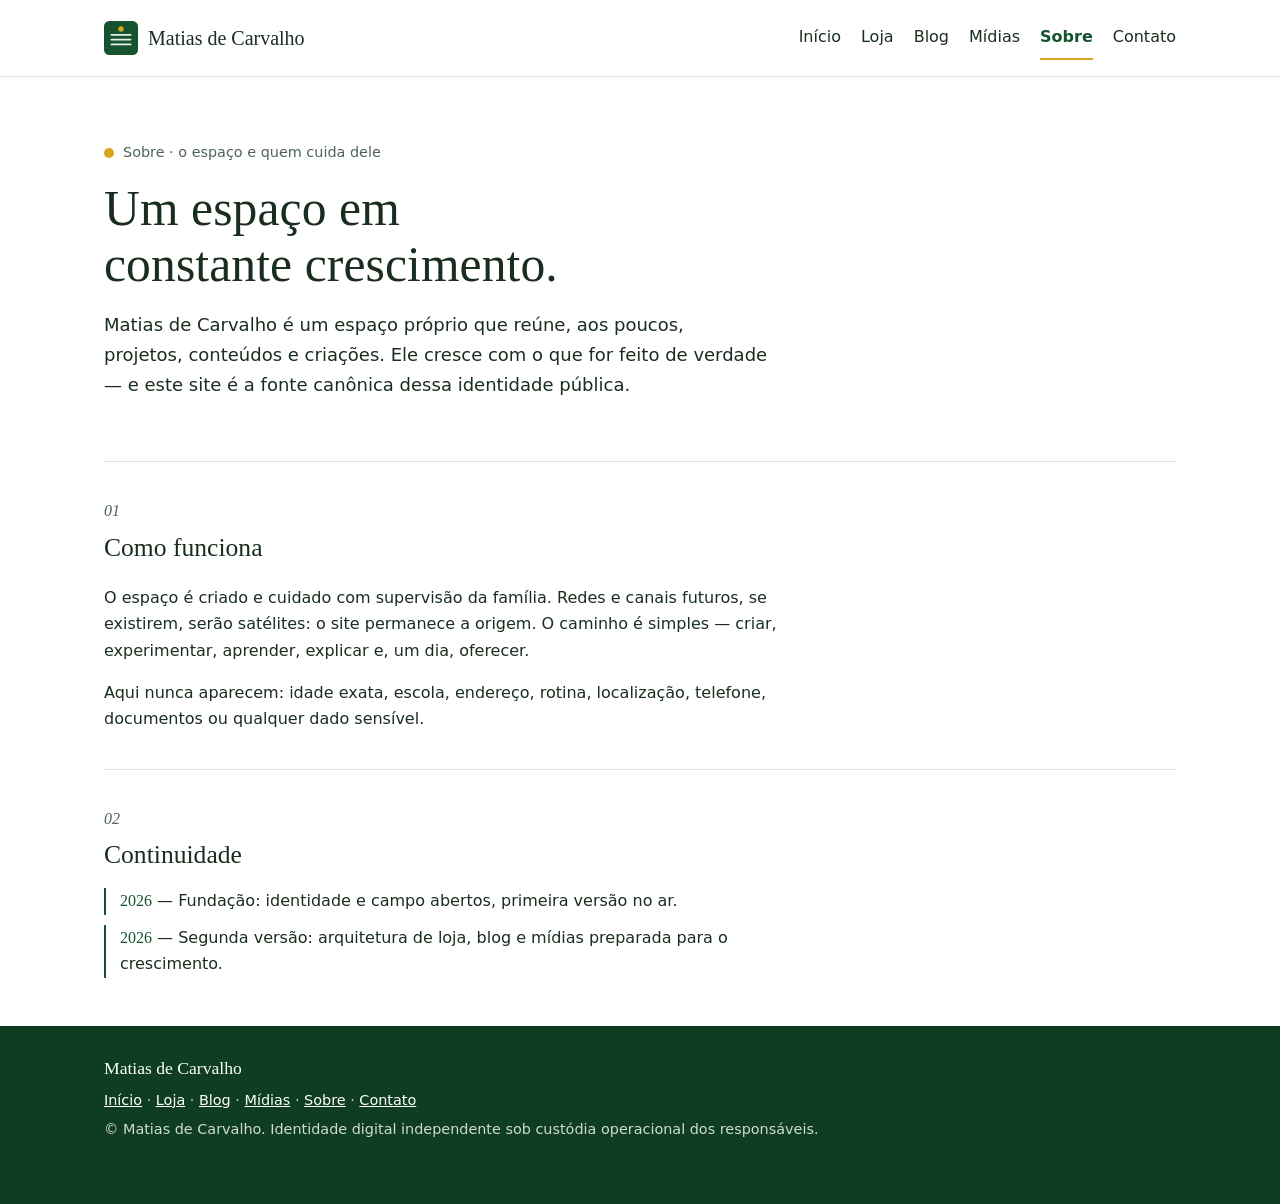
<file: sobre/index.html>
<!doctype html>
<html lang="pt-BR">
<head>
<meta charset="utf-8">
<meta name="viewport" content="width=device-width,initial-scale=1">
<title>Sobre — Matias de Carvalho</title>
<meta name="description" content="Sobre Matias de Carvalho: um espaço próprio que cresce com projetos e criações reais. Fonte canônica da identidade pública, sob custódia dos responsáveis.">
<meta property="og:type" content="website">
<meta property="og:title" content="Sobre — Matias de Carvalho">
<meta property="og:description" content="Um espaço em constante crescimento, feito para compartilhar descobertas com calma.">
<meta name="theme-color" content="#14532d">
<link rel="icon" type="image/svg+xml" href="../assets/favicon.svg">
<link rel="stylesheet" href="../assets/styles.css">
</head>
<body>
<a class="skip" href="#conteudo">Pular para o conteúdo</a>

<header class="topo">
<div class="topo-inner">
<a class="marca" href="../" aria-label="Matias de Carvalho — início">
<svg class="marca-selo" width="34" height="34" viewBox="0 0 64 64" aria-hidden="true"><rect width="64" height="64" rx="10" fill="#14532d"/><g stroke="#e8f0e9" stroke-width="3.5" stroke-linecap="round"><line x1="14" y1="26" x2="50" y2="26"/><line x1="14" y1="35" x2="50" y2="35"/><line x1="14" y1="44" x2="50" y2="44"/></g><circle cx="32" cy="15" r="5" fill="#d9a521"/></svg>
<span class="marca-nome">Matias de Carvalho</span>
</a>
<nav aria-label="Principal">
<a href="../">Início</a>
<a href="../loja/">Loja</a>
<a href="../blog/">Blog</a>
<a href="../midias/">Mídias</a>
<a href="./" aria-current="page">Sobre</a>
<a href="../contato/">Contato</a>
</nav>
</div>
</header>

<main id="conteudo">

<section class="hero" aria-labelledby="t-sobre">
<p class="hero-estado"><span class="semente" aria-hidden="true"></span>Sobre · o espaço e quem cuida dele</p>
<h1 id="t-sobre">Um espaço em constante crescimento.</h1>
<p class="lead">Matias de Carvalho é um espaço próprio que reúne, aos poucos, projetos, conteúdos e criações. Ele cresce com o que for feito de verdade — e este site é a fonte canônica dessa identidade pública.</p>
</section>

<hr>

<section aria-labelledby="t-como">
<p class="sec-num" aria-hidden="true">01</p>
<h2 id="t-como">Como funciona</h2>
<p>O espaço é criado e cuidado com supervisão da família. Redes e canais futuros, se existirem, serão satélites: o site permanece a origem. O caminho é simples — criar, experimentar, aprender, explicar e, um dia, oferecer.</p>
<p>Aqui nunca aparecem: idade exata, escola, endereço, rotina, localização, telefone, documentos ou qualquer dado sensível.</p>
</section>

<hr>

<section aria-labelledby="t-continuidade">
<p class="sec-num" aria-hidden="true">02</p>
<h2 id="t-continuidade">Continuidade</h2>
<ol class="linha">
<li><time datetime="2026">2026</time> — Fundação: identidade e campo abertos, primeira versão no ar.</li>
<li><time datetime="2026">2026</time> — Segunda versão: arquitetura de loja, blog e mídias preparada para o crescimento.</li>
</ol>
</section>

</main>

<footer class="rodape-verde">
<div class="rodape-inner">
<p class="rodape-marca">Matias de Carvalho</p>
<p><a href="../">Início</a> · <a href="../loja/">Loja</a> · <a href="../blog/">Blog</a> · <a href="../midias/">Mídias</a> · <a href="./">Sobre</a> · <a href="../contato/">Contato</a></p>
<p>© Matias de Carvalho. Identidade digital independente sob custódia operacional dos responsáveis.</p>
</div>
</footer>
</body>
</html>
</file>
<file: assets/styles.css>
/* Matias de Carvalho — linguagem "campo aberto", fase multipagina.
   Tokens simples, sem framework. Branco como base, verde profundo,
   palha como acento contido, divisórias finas, tipografia editorial. */

:root{
  --papel:#ffffff;
  --base:#f8f6f1;
  --tinta:#1a2e1f;
  --suave:#4d6353;
  --texto:#1f2937;
  --secundario:#6b7280;
  --linha:#dde5dc;
  --verde:#14532d;
  --verde-fundo:#e8f0e9;
  --verde-fundo-2:#0f3d22;
  --palha:#d9a521;
  --palha-suave:#f3e3b3;
  --serif:"Palatino Linotype",Palatino,Georgia,"Times New Roman",serif;
  --sans:system-ui,-apple-system,"Segoe UI",Roboto,sans-serif;
  --largura:70rem;
  --leitura:68ch;
  --raio:.375rem;
}

*{box-sizing:border-box}
html{scroll-behavior:smooth}
body{
  margin:0;background:var(--papel);color:var(--tinta);
  font-family:var(--sans);line-height:1.65;
  font-size:1rem;
}

/* Acessibilidade: pular para o conteúdo + foco visível */
.skip{position:absolute;left:-9999px;top:0;background:var(--verde);color:#fff;padding:.625rem .875rem;z-index:10}
.skip:focus{left:.75rem;top:.75rem;color:#fff}
a:focus-visible{outline:3px solid var(--verde);outline-offset:2px;border-radius:2px}
a{color:var(--verde)}

/* Topo: selo + nome + navegação em linha */
.topo{border-bottom:1px solid var(--linha);background:var(--papel)}
.topo-inner{
  max-width:var(--largura);margin:0 auto;padding:1rem 1.5rem;
  display:flex;flex-wrap:wrap;align-items:center;gap:.75rem 2rem;
}
.marca{display:flex;align-items:center;gap:.625rem;text-decoration:none;color:var(--tinta);margin-right:auto}
.marca-selo{flex:none}
.marca-nome{font-family:var(--serif);font-size:1.25rem;line-height:1.2}
.topo nav{display:flex;flex-wrap:wrap;gap:.25rem 1.25rem}
.topo nav a{color:var(--tinta);text-decoration:none;padding:.5rem 0;border-bottom:2px solid transparent}
.topo nav a:hover{color:var(--verde);border-bottom-color:var(--verde)}
.topo nav a[aria-current="page"]{color:var(--verde);border-bottom-color:var(--palha);font-weight:600}

/* Coluna de leitura */
main{max-width:var(--largura);margin:0 auto;padding:2.5rem 1.5rem .5rem;min-width:0}
section{scroll-margin-top:1rem}
section p,section dl,section ol,section ul.conteudo{max-width:var(--leitura)}

/* Abertura */
.hero{padding:1.5rem 0 .5rem}
.hero-estado{
  display:flex;align-items:center;gap:.5625rem;
  color:var(--suave);font-size:.9rem;margin:0 0 1rem;
}
.semente{width:.625rem;height:.625rem;border-radius:50%;background:var(--palha);flex:none}
h1{
  font-family:var(--serif);font-weight:500;
  font-size:clamp(2rem,4.6vw,3.1rem);line-height:1.12;
  margin:0 0 .875rem;max-width:20ch;letter-spacing:.002em;
}
.lead{font-size:1.125rem;max-width:58ch}
.hero-fatos{display:grid;gap:.5rem 2rem;margin:1.75rem 0 0;padding:1.25rem 0 0;border-top:1px solid var(--linha)}
.hero-fatos div{display:grid;grid-template-columns:7.5rem 1fr;gap:.25rem 1rem}
.hero-fatos dt{font-family:var(--serif);color:var(--verde);margin:0}
.hero-fatos dd{margin:0}

/* Hero panorâmico da Home: composição abstrata própria (SVG inline) */
.panorama{margin:2rem 0 0;border-radius:var(--raio);overflow:hidden;border:1px solid var(--linha)}
.panorama svg{display:block;width:100%;height:auto}
.panorama figcaption{
  font-size:.85rem;color:var(--suave);padding:.625rem 1rem;
  border-top:1px solid var(--linha);background:var(--base);
}

/* Faixa institucional sob o hero */
.faixa{text-align:center;padding:1.75rem 0 .5rem}
.faixa h2{margin-bottom:.25rem}
.faixa p{margin:0 auto;max-width:62ch;color:var(--suave)}

/* Seções numeradas */
.sec-num{font-family:var(--serif);font-style:italic;color:var(--suave);font-size:1rem;margin:0}
h2{font-family:var(--serif);font-weight:500;font-size:1.6rem;margin:.125rem 0 .625rem}
h3{font-family:var(--serif);font-weight:500;font-size:1.15rem;margin:1.5rem 0 .375rem}

hr{border:0;border-top:1px solid var(--linha);margin:2.25rem 0}

.sec-cab{display:flex;flex-wrap:wrap;align-items:baseline;gap:.25rem 1rem}
.sec-cab h2{margin-right:auto}
.ver-todas{font-size:.9rem;white-space:nowrap}

/* Grades e cartões */
.grade{display:grid;gap:1.25rem;margin:1.25rem 0 0}
@media(min-width:40rem){.grade{grid-template-columns:repeat(2,1fr)}}
@media(min-width:64rem){.grade.cols-4{grid-template-columns:repeat(4,1fr)}}
.cartao{
  border:1px solid var(--linha);border-radius:var(--raio);
  overflow:hidden;background:var(--papel);display:flex;flex-direction:column;
}
.cartao-arte{background:var(--verde-fundo);aspect-ratio:16/9;display:flex;align-items:center;justify-content:center;color:var(--verde)}
.cartao-arte svg{width:100%;height:100%;display:block}
.cartao-corpo{padding:.875rem 1rem;display:flex;flex-direction:column;gap:.25rem;flex:1}
.cartao-corpo h3{margin:0;font-size:1.05rem}
.cartao-corpo p{margin:0;font-size:.92rem;color:var(--suave)}
.cartao-data{font-size:.82rem;color:var(--secundario)}
.etiqueta{
  align-self:flex-start;font-size:.75rem;letter-spacing:.04em;text-transform:uppercase;
  color:var(--verde);border:1px solid var(--verde);border-radius:999px;padding:.125rem .625rem;
}

/* Blocos de categoria / mídia: lado a lado texto + motivo gráfico */
.bloco-cat{
  display:flex;align-items:center;gap:1rem;text-decoration:none;color:var(--tinta);
  border:1px solid var(--linha);border-radius:var(--raio);padding:1rem 1.125rem;background:var(--base);
}
.bloco-cat:hover{border-color:var(--verde)}
.bloco-cat:hover .bloco-nome{color:var(--verde)}
.bloco-icone{flex:none;width:2.75rem;height:2.75rem;border-radius:50%;background:var(--verde);color:#fff;display:flex;align-items:center;justify-content:center}
.bloco-nome{font-family:var(--serif);font-size:1.05rem;display:block}
.bloco-desc{font-size:.88rem;color:var(--suave);display:block}
.bloco-seta{margin-left:auto;color:var(--palha);font-size:1.25rem;flex:none}

/* Estado vazio honesto: faixa verde-suave com marcador palha */
.vazio{background:var(--verde-fundo);border-left:3px solid var(--palha);border-radius:0 var(--raio) var(--raio) 0;padding:.875rem 1rem;max-width:64ch}
.nota{border:1px solid var(--linha);border-radius:var(--raio);padding:1rem 1.125rem;margin-top:1.25rem;max-width:64ch}
.nota h3{margin-top:0}
.nota p{margin-bottom:0}

/* Linha de continuidade */
.linha{list-style:none;margin:.75rem 0 0;padding:0;display:grid;gap:.625rem;max-width:var(--leitura)}
.linha li{border-left:2px solid var(--verde);padding-left:.875rem}
.linha time{font-family:var(--serif);color:var(--verde)}

/* Bloco institucional + chamada */
.institucional{background:var(--verde-fundo-2);color:#f2f5f1;border-radius:var(--raio);padding:1.75rem 1.5rem;margin-top:2.25rem}
.institucional h2{color:#fff}
.institucional p{color:#cfdccf}
.institucional .kicker{color:var(--palha);font-size:.8rem;letter-spacing:.12em;text-transform:uppercase;margin:0 0 .5rem}
.btn{
  display:inline-block;text-decoration:none;font-weight:600;
  background:var(--palha);color:#241a02;border-radius:var(--raio);padding:.7rem 1.4rem;min-height:2.75rem;
}
.btn:hover{background:var(--palha-suave)}
.btn-fantasma{background:transparent;color:#fff;border:1px solid #fff}
.btn-fantasma:hover{background:rgba(255,255,255,.12)}

/* Contato em destaque suave */
.aviso{background:var(--verde-fundo);border-radius:var(--raio);padding:1.125rem 1.25rem;margin-top:2.25rem}
.aviso p:last-child{margin-bottom:0}

/* Rodapé */
footer{border-top:1px solid var(--linha);margin-top:2.5rem}
.rodape-verde{background:var(--verde-fundo-2);color:#dfe8de;border-top:0}
.rodape-inner{max-width:var(--largura);margin:0 auto;padding:1.375rem 1.5rem 3.5rem;color:var(--suave);font-size:.9rem}
.rodape-verde .rodape-inner{color:#cfdccf}
.rodape-inner p{margin:.375rem 0}
.rodape-inner a{color:var(--verde)}
.rodape-verde .rodape-inner a{color:#fff}
.rodape-marca{font-family:var(--serif);font-size:1.1rem;color:var(--tinta)}
.rodape-verde .rodape-marca{color:#fff}

/* Telas médias: fatos do hero em linha + topo sem quebra */
@media(min-width:48rem){
  .hero-fatos{grid-template-columns:repeat(3,1fr)}
  .hero-fatos div{grid-template-columns:1fr}
}

/* Telas pequenas: topo empilha, toque confortável */
@media(max-width:30rem){
  .topo-inner{padding:.875rem 1rem}
  main{padding:1.75rem 1rem .5rem}
  .topo nav a{padding:.625rem .25rem}
  .hero-fatos div{grid-template-columns:1fr}
  h1{font-size:2rem}
  .institucional{padding:1.375rem 1.125rem}
}

@media(prefers-reduced-motion:reduce){html{scroll-behavior:auto}}
</file>
